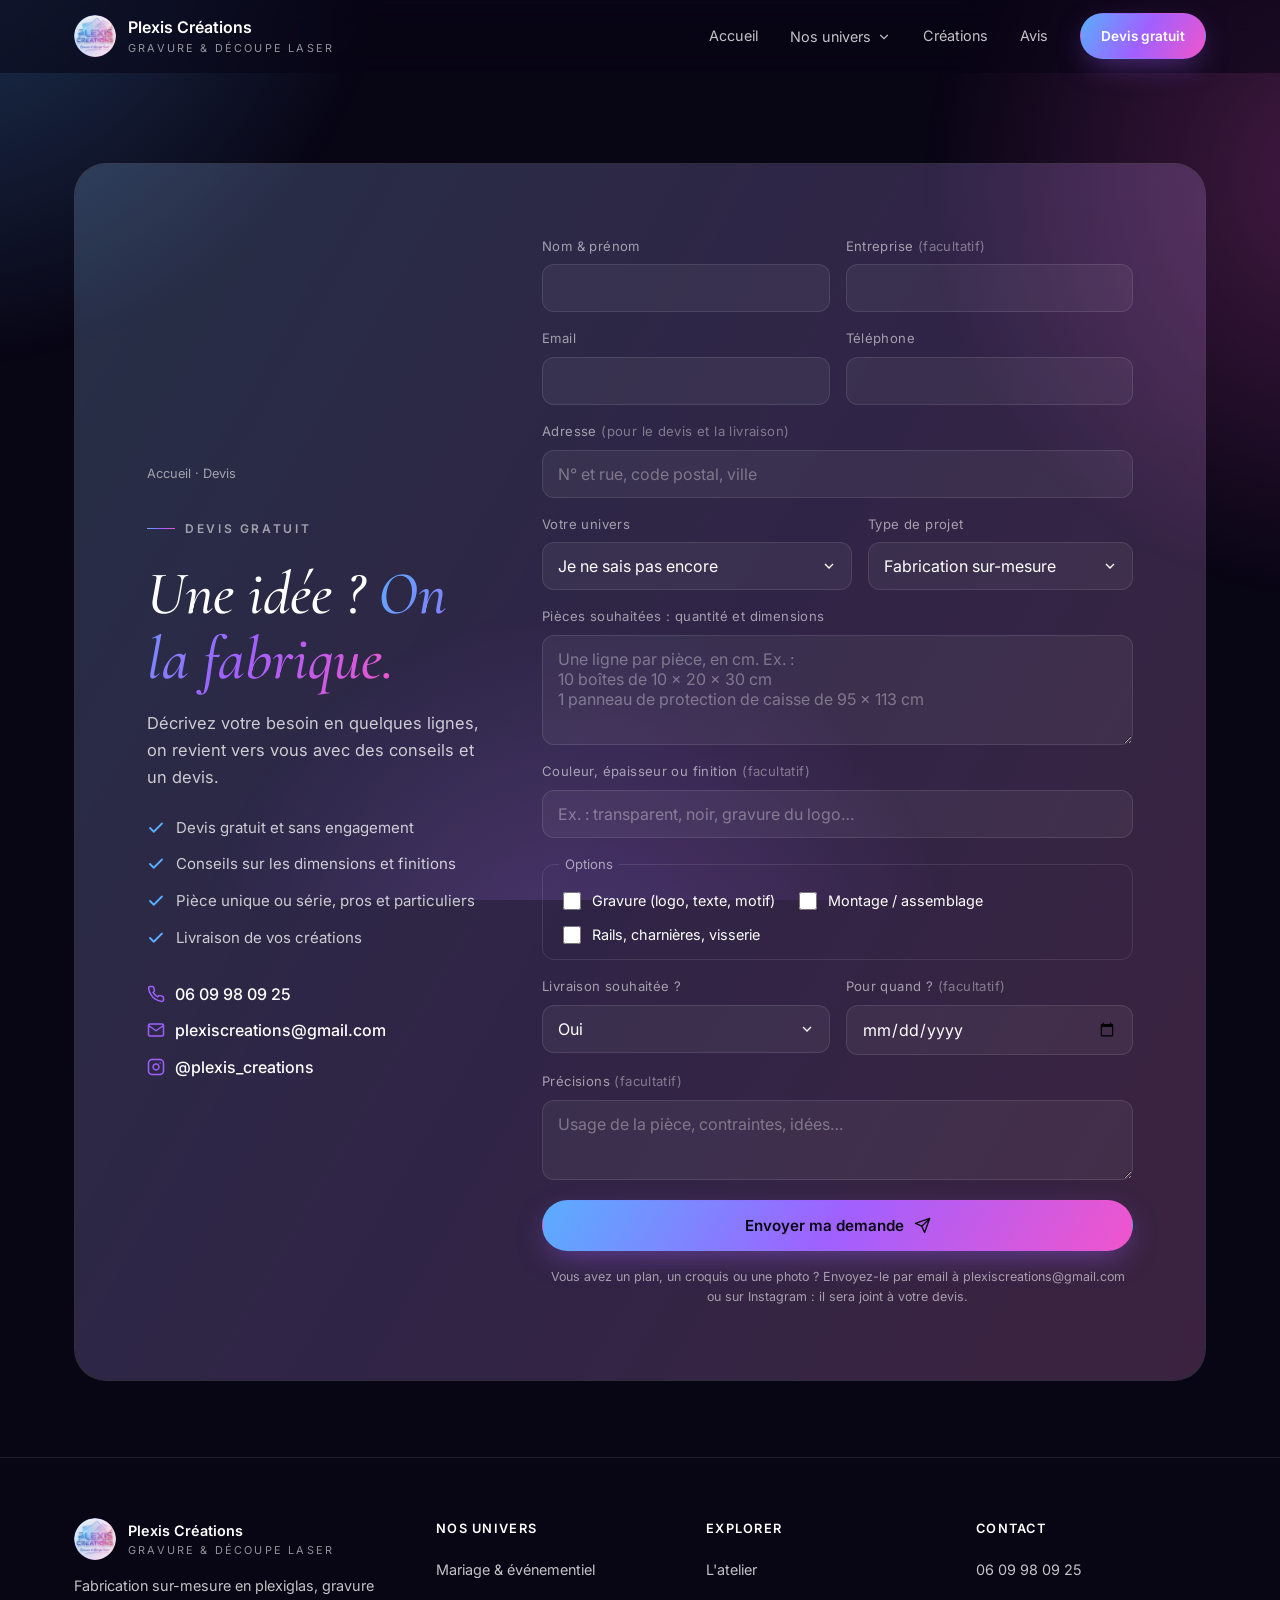
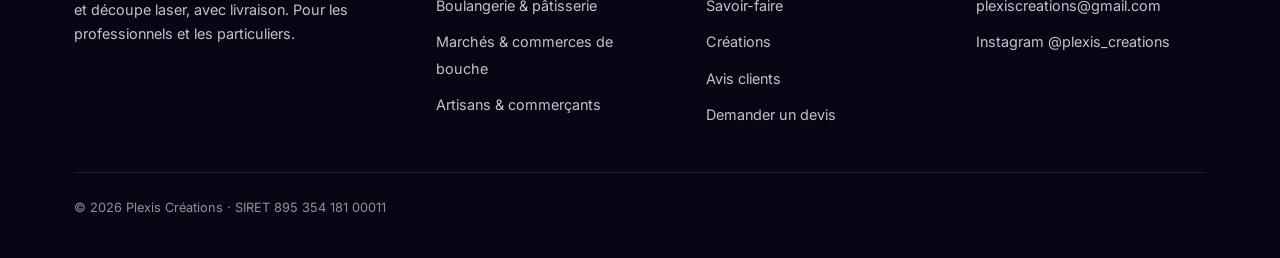
<file: devis.html>
<!DOCTYPE html>
<html lang="fr">
<head>
<meta charset="UTF-8">
<meta name="viewport" content="width=device-width, initial-scale=1">
<title>Demander un devis — Plexis Créations</title>
<meta name="description" content="Demandez votre devis gratuit pour une création en plexiglas sur-mesure : gravure, découpe laser, livraison.">
<meta name="theme-color" content="#080514">
<link rel="canonical" href="https://plexiscreation.fr/devis.html">
<link rel="icon" type="image/png" href="images/favicon.png">
<link rel="apple-touch-icon" href="images/apple-touch-icon.png">
<meta property="og:type" content="website">
<meta property="og:locale" content="fr_FR">
<meta property="og:title" content="Demander un devis — Plexis Créations">
<meta property="og:description" content="Demandez votre devis gratuit pour une création en plexiglas sur-mesure : gravure, découpe laser, livraison.">
<meta property="og:url" content="https://plexiscreation.fr/devis.html">
<meta property="og:image" content="https://plexiscreation.fr/images/og.jpg">
<link rel="preconnect" href="https://fonts.googleapis.com">
<link rel="preconnect" href="https://fonts.gstatic.com" crossorigin>
<link href="https://fonts.googleapis.com/css2?family=Cormorant+Garamond:ital,wght@0,500;1,400;1,500;1,600&family=Inter:wght@300;400;500;600;700&display=swap" rel="stylesheet">
<link rel="stylesheet" href="style.css">
</head>
<body>
<div class="aura" aria-hidden="true"><span></span></div>
<header id="header">
  <div class="wrap nav">
    <a href="index.html" class="brand" aria-label="Plexis Créations, accueil">
      <img src="images/logo.png" alt="" width="42" height="42">
      <span>Plexis Créations<small>Gravure &amp; découpe laser</small></span>
    </a>
    <nav class="nav-links" id="navLinks" aria-label="Navigation principale">
      <a href="index.html">Accueil</a>
      <div class="dd">
        <button class="dd-btn" type="button" aria-expanded="false" aria-controls="ddMenu">Nos univers
          <svg viewBox="0 0 24 24" fill="none" stroke="currentColor" stroke-width="2" stroke-linecap="round"><polyline points="6 9 12 15 18 9"/></svg></button>
        <div class="dd-menu" id="ddMenu"><a href="mariage-evenementiel.html">Mariage & événementiel<small>Décor, souvenirs, buffets</small></a><a href="boulangerie-patisserie.html">Boulangerie & pâtisserie<small>Vitrines, cloches, présentoirs</small></a><a href="marches.html">Marchés & commerces de bouche<small>Protections, présentoirs, étiquettes</small></a><a href="artisans-commercants.html">Artisans & commerçants<small>PLV, vitrines, logo gravé</small></a></div>
      </div>
      <a href="index.html#realisations">Créations</a>
      <a href="index.html#avis">Avis</a>
      <a href="devis.html" class="btn btn-primary" aria-current="page">Devis gratuit</a>
    </nav>
    <button class="menu-toggle" id="menuToggle" aria-label="Ouvrir le menu" aria-expanded="false" aria-controls="navLinks">
      <svg viewBox="0 0 24 24" fill="none" stroke="currentColor" stroke-width="2" stroke-linecap="round"><line x1="3" y1="6" x2="21" y2="6"/><line x1="3" y1="12" x2="21" y2="12"/><line x1="3" y1="18" x2="21" y2="18"/></svg>
    </button>
  </div>
</header>
<main id="top">

  <section class="page-hero final" id="devis">
    <div class="wrap">
      <div class="final-card reveal">
        <div class="final-inner">
          <div>
            <nav class="crumbs" aria-label="Fil d'Ariane"><a href="index.html">Accueil</a> · <span>Devis</span></nav>
            <span class="eyebrow">Devis gratuit</span>
            <h1 style="font-size:clamp(2.4rem,5vw,3.8rem);margin-bottom:18px">Une idée ? <span class="grad-text">On la fabrique.</span></h1>
            <p class="lead" style="margin-bottom:24px">Décrivez votre besoin en quelques lignes, on revient vers vous avec des conseils et un devis.</p>
            <ul>
              <li><svg viewBox="0 0 24 24" fill="none" stroke="currentColor" stroke-width="2.4" stroke-linecap="round" stroke-linejoin="round"><polyline points="20 6 9 17 4 12"/></svg> Devis gratuit et sans engagement</li>
              <li><svg viewBox="0 0 24 24" fill="none" stroke="currentColor" stroke-width="2.4" stroke-linecap="round" stroke-linejoin="round"><polyline points="20 6 9 17 4 12"/></svg> Conseils sur les dimensions et finitions</li>
              <li><svg viewBox="0 0 24 24" fill="none" stroke="currentColor" stroke-width="2.4" stroke-linecap="round" stroke-linejoin="round"><polyline points="20 6 9 17 4 12"/></svg> Pièce unique ou série, pros et particuliers</li>
              <li><svg viewBox="0 0 24 24" fill="none" stroke="currentColor" stroke-width="2.4" stroke-linecap="round" stroke-linejoin="round"><polyline points="20 6 9 17 4 12"/></svg> Livraison de vos créations</li>
            </ul>
            <div class="direct">
              <a href="tel:+33609980925"><svg viewBox="0 0 24 24" fill="none" stroke="currentColor" stroke-width="2" stroke-linecap="round" stroke-linejoin="round"><path d="M22 16.92v3a2 2 0 0 1-2.18 2 19.79 19.79 0 0 1-8.63-3.07 19.5 19.5 0 0 1-6-6 19.79 19.79 0 0 1-3.07-8.67A2 2 0 0 1 4.11 2h3a2 2 0 0 1 2 1.72c.13.96.36 1.9.7 2.81a2 2 0 0 1-.45 2.11L8.09 9.91a16 16 0 0 0 6 6l1.27-1.27a2 2 0 0 1 2.11-.45c.91.34 1.85.57 2.81.7A2 2 0 0 1 22 16.92z"/></svg>06 09 98 09 25</a>
              <a href="mailto:plexiscreations@gmail.com"><svg viewBox="0 0 24 24" fill="none" stroke="currentColor" stroke-width="2" stroke-linecap="round" stroke-linejoin="round"><path d="M4 4h16c1.1 0 2 .9 2 2v12c0 1.1-.9 2-2 2H4c-1.1 0-2-.9-2-2V6c0-1.1.9-2 2-2z"/><polyline points="22,6 12,13 2,6"/></svg>plexiscreations@gmail.com</a>
              <a href="https://instagram.com/plexis_creations" target="_blank" rel="noopener"><svg viewBox="0 0 24 24" fill="none" stroke="currentColor" stroke-width="2" stroke-linecap="round" stroke-linejoin="round"><rect x="2" y="2" width="20" height="20" rx="5"/><path d="M16 11.37A4 4 0 1 1 12.63 8 4 4 0 0 1 16 11.37z"/><line x1="17.5" y1="6.5" x2="17.51" y2="6.5"/></svg>@plexis_creations</a>
            </div>
          </div>
          <form id="devisForm" action="https://formsubmit.co/plexiscreations@gmail.com" method="POST">
            <input type="hidden" name="_subject" value="Nouvelle demande de devis — plexiscreation.fr">
            <input type="hidden" name="_template" value="table">
            <input type="hidden" name="_next" value="https://plexiscreation.fr/merci.html">
            <input type="text" name="_honey" class="hp" tabindex="-1" autocomplete="off" aria-hidden="true">
            <div class="row2">
              <div class="field"><label for="nom">Nom &amp; prénom</label><input id="nom" name="Nom" type="text" required autocomplete="name"></div>
              <div class="field"><label for="entreprise">Entreprise <i>(facultatif)</i></label><input id="entreprise" name="Entreprise" type="text" autocomplete="organization"></div>
            </div>
            <div class="row2">
              <div class="field"><label for="email">Email</label><input id="email" name="email" type="email" required autocomplete="email"></div>
              <div class="field"><label for="tel">Téléphone</label><input id="tel" name="Téléphone" type="tel" required autocomplete="tel"></div>
            </div>
            <div class="field"><label for="adresse">Adresse <i>(pour le devis et la livraison)</i></label>
              <input id="adresse" name="Adresse" type="text" autocomplete="street-address" placeholder="N° et rue, code postal, ville"></div>
            <div class="row2">
              <div class="field"><label for="univers">Votre univers</label><select id="univers" name="Univers"><option value="Pas encore défini" data-key="">Je ne sais pas encore</option><option value="Mariage & événementiel" data-key="mariage">Mariage & événementiel</option><option value="Boulangerie & pâtisserie" data-key="boulangerie">Boulangerie & pâtisserie</option><option value="Marchés & commerces de bouche" data-key="marches">Marchés & commerces de bouche</option><option value="Artisans & commerçants" data-key="artisans">Artisans & commerçants</option><option value="Particulier / cadeau" data-key="particulier">Particulier / cadeau</option></select></div>
              <div class="field"><label for="type">Type de projet</label><select id="type" name="Projet">
                <option>Fabrication sur-mesure</option><option>Gravure laser</option><option>Découpe laser</option>
                <option>Vitrine / protection</option><option>Présentoir / PLV</option><option>Objet personnalisé / cadeau</option><option>Autre</option>
              </select></div>
            </div>
            <div class="field"><label for="pieces">Pièces souhaitées : quantité et dimensions</label>
              <textarea id="pieces" name="Pièces" required placeholder="Une ligne par pièce, en cm. Ex. :&#10;10 boîtes de 10 × 20 × 30 cm&#10;1 panneau de protection de caisse de 95 × 113 cm"></textarea></div>
            <div class="field"><label for="matiere">Couleur, épaisseur ou finition <i>(facultatif)</i></label>
              <input id="matiere" name="Finition" type="text" placeholder="Ex. : transparent, noir, gravure du logo…"></div>
            <fieldset class="checks">
              <legend>Options</legend>
              <label><input type="checkbox" name="Gravure" value="Oui"> Gravure (logo, texte, motif)</label>
              <label><input type="checkbox" name="Montage" value="Oui"> Montage / assemblage</label>
              <label><input type="checkbox" name="Accessoires" value="Oui"> Rails, charnières, visserie</label>
            </fieldset>
            <div class="row2">
              <div class="field"><label for="livraison">Livraison souhaitée ?</label><select id="livraison" name="Livraison">
                <option>Oui</option><option>Non, je viens chercher</option><option>Je ne sais pas encore</option></select></div>
              <div class="field"><label for="date">Pour quand ? <i>(facultatif)</i></label><input id="date" name="Date" type="date"></div>
            </div>
            <div class="field"><label for="message">Précisions <i>(facultatif)</i></label>
              <textarea id="message" name="Précisions" placeholder="Usage de la pièce, contraintes, idées…" style="min-height:80px"></textarea></div>
            <button type="submit" class="btn btn-primary">Envoyer ma demande <svg viewBox="0 0 24 24" fill="none" stroke="currentColor" stroke-width="2" stroke-linecap="round" stroke-linejoin="round"><line x1="22" y1="2" x2="11" y2="13"/><polygon points="22 2 15 22 11 13 2 9 22 2"/></svg></button>
            <p class="form-note">Vous avez un plan, un croquis ou une photo ? Envoyez-le par email à plexiscreations@gmail.com ou sur Instagram : il sera joint à votre devis.</p>
          </form>
        </div>
      </div>
    </div>
  </section>
</main>

<footer>
  <div class="wrap">
    <div class="foot-grid four">
      <div class="foot-brand">
        <a href="index.html" class="brand"><img src="images/logo.png" alt="" width="42" height="42" loading="lazy"><span>Plexis Créations<small>Gravure &amp; découpe laser</small></span></a>
        <p>Fabrication sur-mesure en plexiglas, gravure et découpe laser, avec livraison. Pour les professionnels et les particuliers.</p>
      </div>
      <div><h5>Nos univers</h5><ul><li><a href="mariage-evenementiel.html">Mariage & événementiel</a></li><li><a href="boulangerie-patisserie.html">Boulangerie & pâtisserie</a></li><li><a href="marches.html">Marchés & commerces de bouche</a></li><li><a href="artisans-commercants.html">Artisans & commerçants</a></li></ul></div>
      <div><h5>Explorer</h5><ul>
        <li><a href="index.html#atelier">L'atelier</a></li>
        <li><a href="index.html#savoir-faire">Savoir-faire</a></li>
        <li><a href="index.html#realisations">Créations</a></li>
        <li><a href="index.html#avis">Avis clients</a></li>
        <li><a href="devis.html">Demander un devis</a></li>
      </ul></div>
      <div><h5>Contact</h5><ul>
        <li><a href="tel:+33609980925">06 09 98 09 25</a></li>
        <li><a href="mailto:plexiscreations@gmail.com">plexiscreations@gmail.com</a></li>
        <li><a href="https://instagram.com/plexis_creations" target="_blank" rel="noopener">Instagram @plexis_creations</a></li>
      </ul></div>
    </div>
    <div class="foot-bottom">© <span id="year">2026</span> Plexis Créations · SIRET 895 354 181 00011</div>
  </div>
</footer>

<a class="call-fab" href="tel:+33609980925" aria-label="Appeler Plexis Créations"><svg viewBox="0 0 24 24" fill="none" stroke="currentColor" stroke-width="2" stroke-linecap="round" stroke-linejoin="round"><path d="M22 16.92v3a2 2 0 0 1-2.18 2 19.79 19.79 0 0 1-8.63-3.07 19.5 19.5 0 0 1-6-6 19.79 19.79 0 0 1-3.07-8.67A2 2 0 0 1 4.11 2h3a2 2 0 0 1 2 1.72c.13.96.36 1.9.7 2.81a2 2 0 0 1-.45 2.11L8.09 9.91a16 16 0 0 0 6 6l1.27-1.27a2 2 0 0 1 2.11-.45c.91.34 1.85.57 2.81.7A2 2 0 0 1 22 16.92z"/></svg></a>

<script src="script.js"></script>
</body>
</html>
</file>
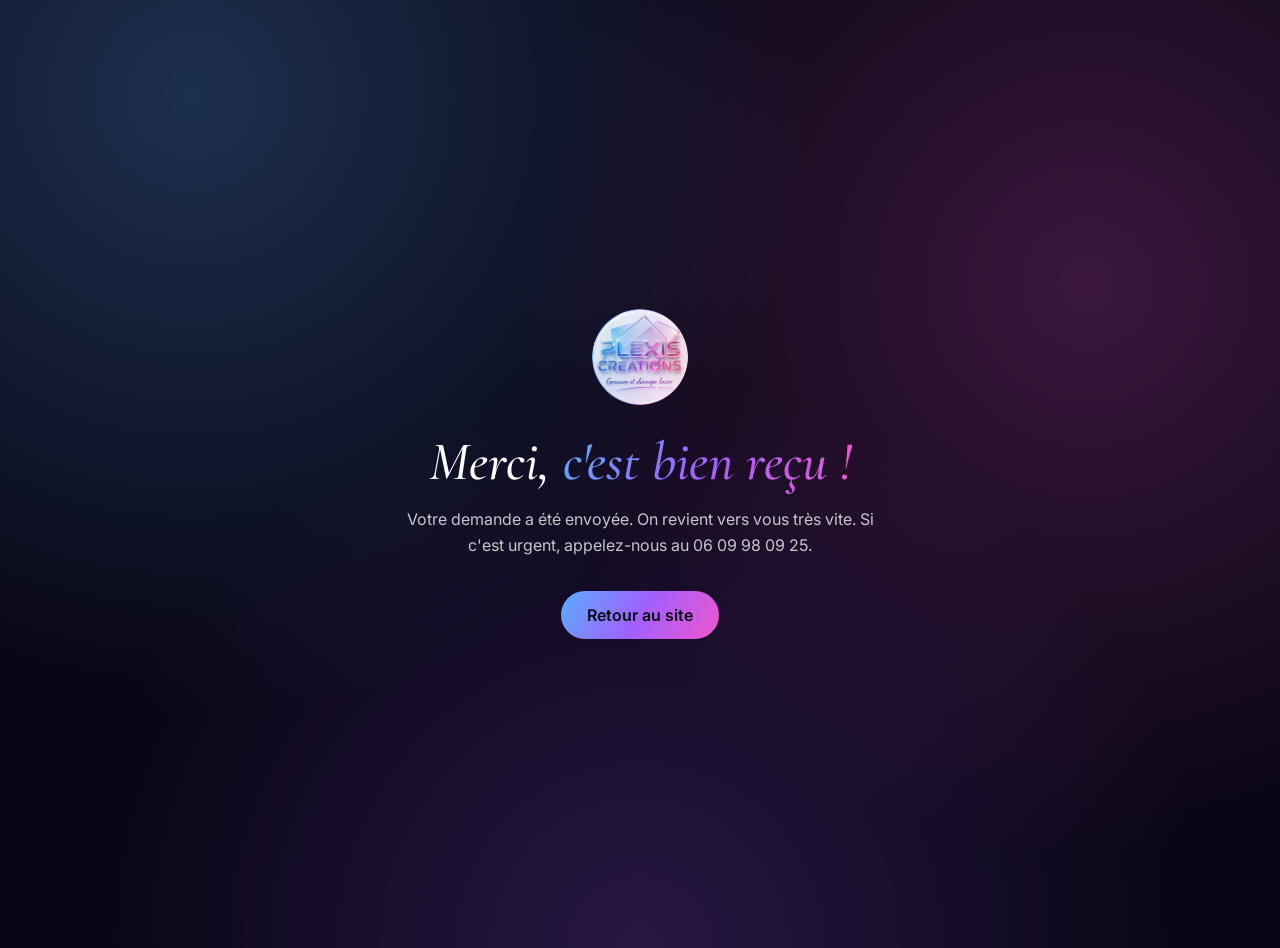
<file: merci.html>
<!DOCTYPE html>
<html lang="fr">
<head>
<meta charset="UTF-8">
<meta name="viewport" content="width=device-width, initial-scale=1">
<title>Merci — Plexis Créations</title>
<meta name="robots" content="noindex">
<link rel="icon" type="image/png" href="images/favicon.png">
<link href="https://fonts.googleapis.com/css2?family=Cormorant+Garamond:ital,wght@1,500&family=Inter:wght@400;600&display=swap" rel="stylesheet">
<style>
  body{margin:0;min-height:100vh;display:grid;place-items:center;padding:24px;background:#080514;color:rgba(255,255,255,.76);font-family:'Inter',system-ui,sans-serif;text-align:center;
    background-image:radial-gradient(circle at 15% 10%,rgba(90,173,255,.25),transparent 45%),radial-gradient(circle at 85% 30%,rgba(240,85,204,.22),transparent 45%),radial-gradient(circle at 50% 100%,rgba(160,96,255,.2),transparent 50%)}
  .box{max-width:480px}
  img{width:96px;height:96px;border-radius:50%;margin:0 auto 28px;display:block}
  h1{font-family:'Cormorant Garamond',serif;font-style:italic;font-weight:500;font-size:clamp(2.4rem,7vw,3.4rem);color:#fff;margin:0 0 14px;line-height:1.1}
  span{background:linear-gradient(120deg,#5AADFF,#A060FF,#F055CC);-webkit-background-clip:text;background-clip:text;color:transparent}
  p{margin:0 0 32px;line-height:1.6}
  a{display:inline-block;padding:14px 26px;border-radius:999px;background:linear-gradient(120deg,#5AADFF,#A060FF,#F055CC);color:#0a0713;font-weight:600;text-decoration:none}
</style>
</head>
<body>
  <div class="box">
    <img src="images/logo.png" alt="Plexis Créations">
    <h1>Merci, <span>c'est bien reçu !</span></h1>
    <p>Votre demande a été envoyée. On revient vers vous très vite. Si c'est urgent, appelez-nous au 06 09 98 09 25.</p>
    <a href="index.html">Retour au site</a>
  </div>
</body>
</html>
</file>
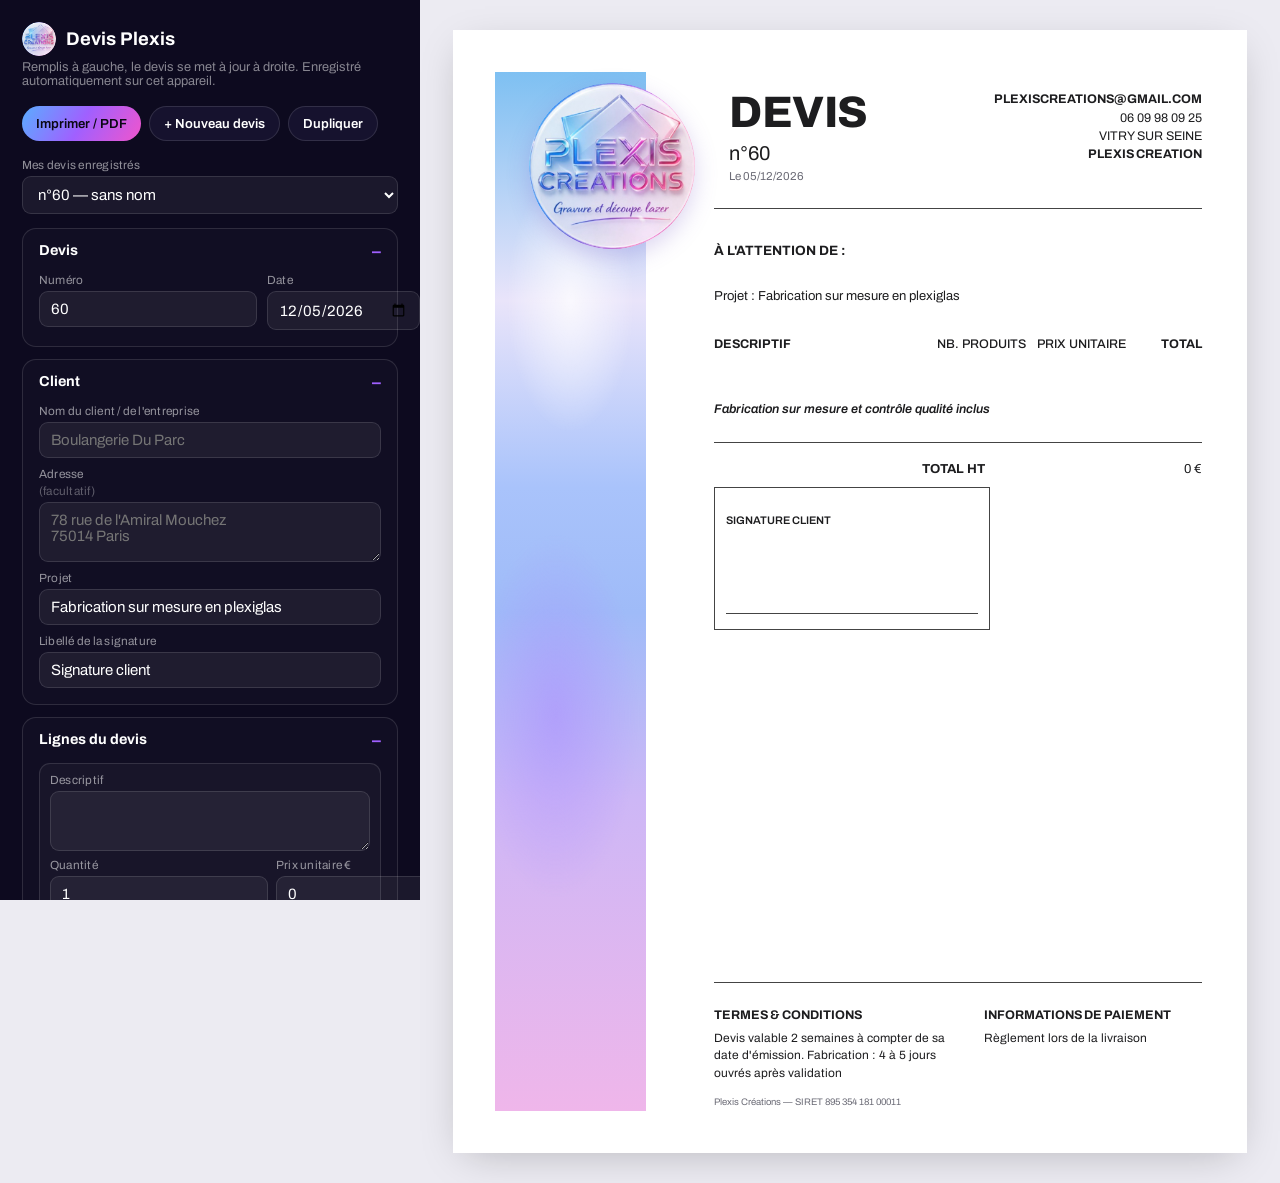
<file: outil-devis.html>
<!DOCTYPE html>
<html lang="fr">
<head>
<meta charset="UTF-8">
<meta name="viewport" content="width=device-width, initial-scale=1">
<meta name="robots" content="noindex, nofollow">
<title>Outil devis — Plexis Créations</title>
<link rel="icon" type="image/png" href="images/favicon.png">
<link rel="preconnect" href="https://fonts.googleapis.com">
<link rel="preconnect" href="https://fonts.gstatic.com" crossorigin>
<link href="https://fonts.googleapis.com/css2?family=Archivo:ital,wght@0,400;0,500;0,600;0,700;0,800;1,600&display=swap" rel="stylesheet">
<style>
  :root{--ink:#1d1d1f;--muted:#6b6b76;--line:#d9d9e0;--ui:#0d0a1f;--ui2:#16122e;--uiline:rgba(255,255,255,.12);--uitext:rgba(255,255,255,.82);
    --grad:linear-gradient(120deg,#5AADFF,#A060FF,#F055CC)}
  *{box-sizing:border-box}
  body{margin:0;font-family:'Archivo',Helvetica,Arial,sans-serif;background:#ecebf2;color:var(--ink)}
  .app{display:grid;grid-template-columns:420px 1fr;min-height:100vh}

  /* ---------- panneau d'édition ---------- */
  .editor{background:var(--ui);color:var(--uitext);padding:22px 22px 60px;height:100vh;overflow:auto;position:sticky;top:0}
  .editor h1{font-size:1.15rem;margin:0 0 4px;color:#fff;display:flex;align-items:center;gap:10px}
  .editor h1 img{width:34px;height:34px;border-radius:50%}
  .editor .sub{font-size:.8rem;color:rgba(255,255,255,.5);margin:0 0 18px}
  .bar{display:flex;flex-wrap:wrap;gap:8px;margin-bottom:18px}
  .b{border:1px solid var(--uiline);background:var(--ui2);color:#fff;border-radius:999px;padding:9px 14px;font:600 .82rem 'Archivo',sans-serif;cursor:pointer}
  .b:hover{border-color:rgba(255,255,255,.35)}
  .b.main{background:var(--grad);color:#0a0713;border:0}
  .b.sm{padding:6px 10px;font-size:.75rem}
  details.grp{border:1px solid var(--uiline);border-radius:14px;margin-bottom:12px;background:rgba(255,255,255,.02)}
  details.grp>summary{list-style:none;cursor:pointer;padding:13px 16px;font-weight:700;color:#fff;font-size:.9rem;display:flex;justify-content:space-between}
  details.grp>summary::-webkit-details-marker{display:none}
  details.grp>summary::after{content:"+";color:#A060FF;font-size:1.1rem}
  details.grp[open]>summary::after{content:"–"}
  .in{padding:0 16px 16px;display:flex;flex-direction:column;gap:10px}
  label.f{display:flex;flex-direction:column;gap:5px;font-size:.74rem;color:rgba(255,255,255,.55);letter-spacing:.02em}
  .f input,.f textarea,.f select{background:rgba(255,255,255,.06);border:1px solid var(--uiline);border-radius:9px;padding:9px 11px;color:#fff;font:400 15px 'Archivo',sans-serif}
  .f textarea{resize:vertical;min-height:60px}
  .f select option{background:var(--ui2)}
  .row{display:grid;grid-template-columns:1fr 1fr;gap:10px}
  .line-ed{border:1px solid var(--uiline);border-radius:11px;padding:10px;display:flex;flex-direction:column;gap:8px;background:rgba(255,255,255,.03)}
  .line-ed .row3{display:grid;grid-template-columns:1fr 1fr 1fr;gap:8px;align-items:end}
  .line-ed .tot{font-size:.8rem;color:#fff;font-weight:700;text-align:right;padding-bottom:10px}
  .line-ed .acts{display:flex;gap:6px;justify-content:flex-end}
  .hint{font-size:.75rem;color:rgba(255,255,255,.45);line-height:1.45}
  .plans{display:flex;flex-wrap:wrap;gap:8px}
  .plans figure{margin:0;position:relative;width:84px;height:84px;border-radius:8px;overflow:hidden;border:1px solid var(--uiline);background:#fff}
  .plans img{width:100%;height:100%;object-fit:contain}
  .plans button{position:absolute;top:3px;right:3px;width:22px;height:22px;border-radius:50%;border:0;background:#000a;color:#fff;cursor:pointer}
  .toast{position:fixed;left:50%;bottom:22px;transform:translateX(-50%);background:#1d1d1f;color:#fff;padding:10px 16px;border-radius:999px;font-size:.85rem;opacity:0;transition:opacity .2s;pointer-events:none;z-index:9}
  .toast.on{opacity:1}

  /* ---------- aperçu A4 ---------- */
  .preview{padding:30px;display:flex;flex-direction:column;align-items:center;gap:26px;overflow:auto}
  .sheet{width:210mm;height:297mm;background:#fff;position:relative;box-shadow:0 10px 40px -12px rgba(0,0,0,.25);overflow:hidden;flex-shrink:0}
  .band{position:absolute;left:11mm;top:11mm;bottom:11mm;width:40mm;
    background:
      radial-gradient(60% 18% at 50% 22%,rgba(255,255,255,.75),transparent 70%),
      radial-gradient(80% 25% at 40% 62%,rgba(170,140,255,.55),transparent 70%),
      linear-gradient(180deg,#7ec0f2 0%,#e9e4fa 22%,#a9c3fb 40%,#9fbbf8 52%,#cdb7f6 70%,#efb6ea 100%)}
  .logo{position:absolute;left:20mm;top:14mm;width:44mm;height:44mm;border-radius:50%;box-shadow:0 2mm 6mm rgba(120,90,200,.25)}
  .content{position:absolute;left:69mm;right:12mm;top:16mm;bottom:12mm;display:flex;flex-direction:column}
  .top{display:flex;justify-content:space-between;align-items:flex-start;padding-left:4mm;padding-bottom:7mm;border-bottom:.3mm solid #444}
  .ttl{font-weight:800;font-size:44px;line-height:1;letter-spacing:-.01em}
  .num{font-size:20px;margin-top:2mm}
  .date{font-size:11.5px;color:var(--muted);margin-top:1.5mm}
  .who{text-align:right;font-size:12.5px;line-height:1.45;text-transform:uppercase}
  .who b{font-weight:700}
  .att{margin-top:9mm}
  .att h3{font-size:13.5px;font-weight:700;margin:0 0 3.5mm}
  .att .cn{font-weight:700;font-size:13px}
  .att .ca{font-size:13px;line-height:1.45;white-space:pre-line}
  .att .pj{font-size:13px;margin-top:1mm}
  table.lines{width:100%;border-collapse:collapse;margin-top:9mm;font-size:12.5px;table-layout:fixed}
  table.lines col.cq{width:25mm} table.lines col.cp{width:27mm} table.lines col.ct{width:20mm}
  table.lines th+th{padding-left:2mm}
  table.lines th{font-weight:700;text-align:right;padding:0 0 6mm;white-space:nowrap;font-size:12.5px}
  table.lines th:first-child{text-align:left}
  table.lines th.q{font-weight:500;text-align:center}
  table.lines th.pu{font-weight:500}
  table.lines td{padding:2.6mm 0;vertical-align:top;text-align:right;white-space:nowrap}
  table.lines td:first-child{text-align:left;white-space:pre-line;padding-right:4mm;line-height:1.4;overflow-wrap:anywhere}
  table.lines td.q{text-align:center;padding-right:2mm}
  table.lines td+td{padding-left:3mm}
  .notes{margin-top:6mm;font-style:italic;font-weight:600;font-size:12.5px;line-height:2.1;white-space:pre-line}
  .sum{border-top:.3mm solid #444;margin-top:5mm;padding-top:5mm;display:flex;flex-direction:column;align-items:flex-end;gap:2mm;font-size:13px}
  .sum div{display:grid;grid-template-columns:44mm 30mm;text-align:right}
  .sum div span:first-child{text-align:left;font-weight:700}
  .sum .grand span{font-weight:800}
  .sum .tvanote{display:block;font-size:11px;color:var(--muted);font-style:italic}
  .sign{margin-top:3mm;width:73mm;height:38mm;border:.3mm solid #444;padding:7mm 3mm 4mm;display:flex;flex-direction:column;justify-content:space-between;font-size:11px;font-weight:600;text-transform:uppercase}
  .sign i{display:block;border-bottom:.3mm solid #444}
  .foot{margin-top:auto;border-top:.3mm solid #444;padding-top:6mm;display:grid;grid-template-columns:1.1fr 1fr;gap:8mm;font-size:12px;line-height:1.45}
  .foot h4{margin:0 0 1.5mm;font-size:12.5px;font-weight:700;text-transform:uppercase}
  .foot p{margin:0;white-space:pre-line}
  .legal{font-size:9.5px;color:var(--muted);margin-top:4mm;white-space:pre-line}
  .planbox{margin-top:9mm;flex:1;display:flex;align-items:center;justify-content:center;min-height:0}
  .planbox img{max-width:100%;max-height:100%;object-fit:contain}
  .pageno{position:absolute;right:12mm;bottom:6mm;font-size:9px;color:var(--muted)}

  @media (max-width:1100px){
    .app{grid-template-columns:1fr}
    .editor{height:auto;position:static}
    .preview{padding:16px 0;align-items:flex-start}
    .scaler{transform-origin:top left}
  }
  @media print{
    @page{size:A4;margin:0}
    body{background:#fff}
    .editor,.toast{display:none!important}
    .app{display:block}
    .preview{padding:0;gap:0;display:block;overflow:visible}
    .scaler{transform:none!important;height:auto!important;width:auto!important}
    .sheet{box-shadow:none;page-break-after:always;break-after:page}
    .sheet:last-child{page-break-after:auto;break-after:auto}
    *{-webkit-print-color-adjust:exact;print-color-adjust:exact}
  }
</style>
</head>
<body>
<div class="app">
  <aside class="editor">
    <h1><img src="images/logo-hd.png" alt="">Devis Plexis</h1>
    <p class="sub">Remplis à gauche, le devis se met à jour à droite. Enregistré automatiquement sur cet appareil.</p>
    <div class="bar">
      <button class="b main" id="pdf">Imprimer / PDF</button>
      <button class="b" id="new">+ Nouveau devis</button>
      <button class="b" id="dup">Dupliquer</button>
    </div>
    <label class="f" style="margin-bottom:14px">Mes devis enregistrés
      <select id="history"></select>
    </label>

    <details class="grp" open>
      <summary>Devis</summary>
      <div class="in">
        <div class="row">
          <label class="f">Numéro <input id="numero" type="number" min="1"></label>
          <label class="f">Date <input id="date" type="date"></label>
        </div>
      </div>
    </details>

    <details class="grp" open>
      <summary>Client</summary>
      <div class="in">
        <label class="f">Nom du client / de l'entreprise <input id="client" placeholder="Boulangerie Du Parc"></label>
        <label class="f">Adresse <i style="font-style:normal;opacity:.6">(facultatif)</i><textarea id="adresse" rows="2" placeholder="78 rue de l'Amiral Mouchez&#10;75014 Paris"></textarea></label>
        <label class="f">Projet <input id="projet" placeholder="Fabrication sur mesure en plexiglas"></label>
        <label class="f">Libellé de la signature <input id="signLabel" placeholder="Signature client"></label>
      </div>
    </details>

    <details class="grp" open>
      <summary>Lignes du devis</summary>
      <div class="in">
        <div id="lines"></div>
        <button class="b sm" id="addLine" style="align-self:flex-start">+ Ajouter une ligne</button>
        <label class="f">Mentions en italique <i style="font-style:normal;opacity:.6">(une par ligne)</i><textarea id="notes" rows="3"></textarea></label>
        <label class="f">TVA
          <select id="tva">
            <option value="ht">Total HT uniquement</option>
            <option value="20">HT + TVA 20 % + TTC</option>
            <option value="10">HT + TVA 10 % + TTC</option>
            <option value="none">TVA non applicable (art. 293 B du CGI)</option>
          </select>
        </label>
      </div>
    </details>

    <details class="grp">
      <summary>Plans &amp; croquis (pages suivantes)</summary>
      <div class="in">
        <p class="hint">Ajoute une photo ou une capture de plan : chaque image devient une page du devis, avec l'en-tête Plexis.</p>
        <input type="file" id="planFile" accept="image/*" multiple style="color:#fff;font-size:.8rem">
        <div class="plans" id="plansEd"></div>
      </div>
    </details>

    <details class="grp">
      <summary>Conditions</summary>
      <div class="in">
        <label class="f">Termes &amp; conditions <textarea id="termes" rows="3"></textarea></label>
        <label class="f">Informations de paiement <textarea id="paiement" rows="2"></textarea></label>
        <label class="f">Mentions légales en bas de page <i style="font-style:normal;opacity:.6">(SIRET…)</i><textarea id="legal" rows="2" placeholder="Plexis Créations — SIRET 000 000 000 00000"></textarea></label>
      </div>
    </details>

    <details class="grp">
      <summary>Coordonnées Plexis</summary>
      <div class="in">
        <label class="f">Ligne 1 <input id="c1"></label>
        <label class="f">Ligne 2 <input id="c2"></label>
        <label class="f">Ligne 3 <input id="c3"></label>
        <label class="f">Ligne 4 <input id="c4"></label>
        <p class="hint">Ces coordonnées et les conditions sont gardées d'un devis à l'autre.</p>
      </div>
    </details>
    <p class="hint" style="margin-top:16px">Sur iPhone : « Imprimer / PDF », puis pince l'aperçu avec deux doigts (ou bouton Partager) pour enregistrer en PDF. Sur Mac : choisis « Enregistrer au format PDF » en bas à gauche.</p>
  </aside>

  <main class="preview" id="preview"><div class="scaler" id="scaler"></div></main>
</div>
<div class="toast" id="toast"></div>

<script>
(function(){
  var KEY='plexis-devis-v1';
  var DEFAULTS={
    c1:'PLEXISCREATIONS@GMAIL.COM', c2:'06 09 98 09 25', c3:'VITRY SUR SEINE', c4:'PLEXIS CREATION',
    termes:"Devis valable 2 semaines à compter de sa date d'émission. Fabrication : 4 à 5 jours ouvrés après validation",
    paiement:'Règlement lors de la livraison', legal:'Plexis Créations — SIRET 895 354 181 00011'
  };
  function today(){ var d=new Date(); return d.getFullYear()+'-'+String(d.getMonth()+1).padStart(2,'0')+'-'+String(d.getDate()).padStart(2,'0'); }
  function blank(num, keep){
    keep=keep||DEFAULTS;
    return { numero:num, date:today(), client:'', adresse:'', projet:'Fabrication sur mesure en plexiglas', signLabel:'Signature client',
      lines:[{d:'',q:1,p:0}], notes:'Fabrication sur mesure et contrôle qualité inclus', tva:'ht', plans:[],
      termes:keep.termes, paiement:keep.paiement, legal:keep.legal, c1:keep.c1, c2:keep.c2, c3:keep.c3, c4:keep.c4 };
  }

  // ---------- stockage (protégé si indisponible) ----------
  var store={ current:null, all:{} };
  function load(){ try{ var s=JSON.parse(localStorage.getItem(KEY)); if(s&&s.all) store=s; }catch(e){} }
  var saveT;
  function save(){ clearTimeout(saveT); saveT=setTimeout(function(){
    try{ store.all[cur.numero]=cur; store.current=cur.numero; localStorage.setItem(KEY, JSON.stringify(store)); }
    catch(e){ toast("Enregistrement impossible (images trop lourdes ?)"); }
  },300); }
  load();
  var cur = (store.current && store.all[store.current]) ? store.all[store.current] : blank(60);

  // ---------- utilitaires ----------
  var $=function(id){return document.getElementById(id);};
  function eur(n){ n=Math.round((+n||0)*100)/100; var dec = n%1!==0; return n.toLocaleString('fr-FR',{minimumFractionDigits:dec?2:0,maximumFractionDigits:2})+' €'; }
  function esc(s){ return String(s==null?'':s).replace(/[&<>"]/g,function(c){return {'&':'&amp;','<':'&lt;','>':'&gt;','"':'&quot;'}[c];}); }
  function frDate(iso){ if(!iso) return ''; var p=iso.split('-'); return p[2]+'/'+p[1]+'/'+p[0]; }
  function toast(t){ var e=$('toast'); e.textContent=t; e.classList.add('on'); setTimeout(function(){e.classList.remove('on');},1800); }

  // ---------- champs simples ----------
  var simple=['numero','date','client','adresse','projet','signLabel','notes','tva','termes','paiement','legal','c1','c2','c3','c4'];
  function fillForm(){
    simple.forEach(function(k){ $(k).value = cur[k]==null?'':cur[k]; });
    renderLineEditors(); renderPlansEd(); renderHistory(); render();
  }
  simple.forEach(function(k){
    $(k).addEventListener('input', function(){
      if(k==='numero'){
        var n=parseInt($(k).value,10); if(!n) return;
        if(n!==cur.numero){ delete store.all[cur.numero]; cur.numero=n; renderHistory(); }
      } else cur[k]=$(k).value;
      render(); save();
    });
  });

  // ---------- lignes ----------
  function renderLineEditors(){
    var box=$('lines'); box.innerHTML='';
    cur.lines.forEach(function(l,i){
      var d=document.createElement('div'); d.className='line-ed';
      d.innerHTML='<label class="f">Descriptif<textarea rows="2" data-k="d">'+esc(l.d)+'</textarea></label>'+
        '<div class="row3"><label class="f">Quantité<input type="number" step="any" min="0" data-k="q" value="'+esc(l.q)+'"></label>'+
        '<label class="f">Prix unitaire €<input type="number" step="any" min="0" data-k="p" value="'+esc(l.p)+'"></label>'+
        '<div class="tot">'+eur(l.q*l.p)+'</div></div>'+
        '<div class="acts"><button class="b sm" data-a="up">↑</button><button class="b sm" data-a="down">↓</button><button class="b sm" data-a="del">Supprimer</button></div>';
      d.querySelectorAll('[data-k]').forEach(function(inp){
        inp.addEventListener('input',function(){
          var k=inp.dataset.k; l[k]= k==='d'? inp.value : parseFloat(inp.value.replace(',','.'))||0;
          d.querySelector('.tot').textContent=eur(l.q*l.p); render(); save();
        });
      });
      d.querySelectorAll('[data-a]').forEach(function(b){
        b.addEventListener('click',function(){
          var a=b.dataset.a;
          if(a==='del'){ cur.lines.splice(i,1); if(!cur.lines.length) cur.lines.push({d:'',q:1,p:0}); }
          if(a==='up'&&i>0){ var t=cur.lines[i-1]; cur.lines[i-1]=l; cur.lines[i]=t; }
          if(a==='down'&&i<cur.lines.length-1){ var t2=cur.lines[i+1]; cur.lines[i+1]=l; cur.lines[i]=t2; }
          renderLineEditors(); render(); save();
        });
      });
      box.appendChild(d);
    });
  }
  $('addLine').addEventListener('click',function(){ cur.lines.push({d:'',q:1,p:0}); renderLineEditors(); render(); save(); });

  // ---------- plans ----------
  function renderPlansEd(){
    var box=$('plansEd'); box.innerHTML='';
    cur.plans.forEach(function(src,i){
      var f=document.createElement('figure'); f.innerHTML='<img src="'+src+'" alt=""><button title="Retirer">×</button>';
      f.querySelector('button').addEventListener('click',function(){ cur.plans.splice(i,1); renderPlansEd(); render(); save(); });
      box.appendChild(f);
    });
  }
  $('planFile').addEventListener('change',function(e){
    var files=[].slice.call(e.target.files); var left=files.length; if(!left) return;
    files.forEach(function(file){
      var r=new FileReader();
      r.onload=function(){
        var img=new Image();
        img.onload=function(){
          var max=1800, s=Math.min(1,max/Math.max(img.width,img.height));
          var c=document.createElement('canvas'); c.width=img.width*s; c.height=img.height*s;
          var x=c.getContext('2d'); x.fillStyle='#fff'; x.fillRect(0,0,c.width,c.height); x.drawImage(img,0,0,c.width,c.height);
          cur.plans.push(c.toDataURL('image/jpeg',.85));
          if(--left===0){ renderPlansEd(); render(); save(); e.target.value=''; }
        };
        img.src=r.result;
      };
      r.readAsDataURL(file);
    });
  });

  // ---------- rendu du devis ----------
  function head(){
    return '<div class="band"></div><img class="logo" src="images/logo-hd.png" alt="Plexis Créations">'+
      '<div class="top"><div><div class="ttl">DEVIS</div><div class="num">n°'+esc(cur.numero)+'</div>'+
      (cur.date?'<div class="date">Le '+frDate(cur.date)+'</div>':'')+'</div>'+
      '<div class="who"><b>'+esc(cur.c1)+'</b><br>'+esc(cur.c2)+'<br>'+esc(cur.c3)+'<br><b>'+esc(cur.c4)+'</b></div></div>'+
      '<div class="att"><h3>À L\'ATTENTION DE :</h3><div class="cn">'+(esc(cur.client)||'&nbsp;')+'</div>'+
      (cur.adresse?'<div class="ca">'+esc(cur.adresse)+'</div>':'')+
      (cur.projet?'<div class="pj">Projet : '+esc(cur.projet)+'</div>':'')+'</div>';
  }
  function render(){
    var ht=cur.lines.reduce(function(s,l){return s+(+l.q||0)*(+l.p||0);},0);
    var rows=cur.lines.filter(function(l){return l.d||l.p;}).map(function(l){
      return '<tr><td>'+esc(l.d)+'</td><td class="q">'+esc(l.q)+'</td><td>'+eur(l.p)+'</td><td>'+eur(l.q*l.p)+'</td></tr>';
    }).join('');
    var sum;
    if(cur.tva==='20'||cur.tva==='10'){
      var r=+cur.tva/100;
      sum='<div><span>TOTAL HT</span><span>'+eur(ht)+'</span></div><div><span>TVA '+cur.tva+' %</span><span>'+eur(ht*r)+'</span></div><div class="grand"><span>TOTAL TTC</span><span>'+eur(ht*(1+r))+'</span></div>';
    } else if(cur.tva==='none'){
      sum='<div class="grand"><span>TOTAL</span><span>'+eur(ht)+'</span></div><span class="tvanote">TVA non applicable, art. 293 B du CGI</span>';
    } else sum='<div><span>TOTAL HT</span><span>'+eur(ht)+'</span></div>';

    var foot='<div class="foot"><div><h4>Termes &amp; conditions</h4><p>'+esc(cur.termes)+'</p></div><div><h4>Informations de paiement</h4><p>'+esc(cur.paiement)+'</p></div></div>'+
      (cur.legal?'<div class="legal">'+esc(cur.legal)+'</div>':'');
    var total=1+cur.plans.length;
    var p1='<section class="sheet">'+'<div class="content">'+head()+
      '<table class="lines"><colgroup><col><col class="cq"><col class="cp"><col class="ct"></colgroup><thead><tr><th>DESCRIPTIF</th><th class="q">NB. PRODUITS</th><th class="pu">PRIX UNITAIRE</th><th>TOTAL</th></tr></thead><tbody>'+rows+'</tbody></table>'+
      (cur.notes?'<div class="notes">'+esc(cur.notes)+'</div>':'')+
      '<div class="sum">'+sum+'</div>'+
      '<div class="sign">'+esc(cur.signLabel||'Signature client')+'<i></i></div>'+foot+
      '</div>'+(total>1?'<span class="pageno">1 / '+total+'</span>':'')+'</section>';
    // le bandeau et le logo sont positionnés par rapport à la page
    p1=p1.replace('<div class="content"><div class="band"></div><img class="logo" src="images/logo-hd.png" alt="Plexis Créations">','<div class="band"></div><img class="logo" src="images/logo-hd.png" alt="Plexis Créations"><div class="content">');
    var pages=[p1];
    cur.plans.forEach(function(src,i){
      var h=head().replace('<div class="band"></div><img class="logo" src="images/logo-hd.png" alt="Plexis Créations">','');
      pages.push('<section class="sheet"><div class="band"></div><img class="logo" src="images/logo-hd.png" alt=""><div class="content">'+h+
        '<div class="planbox"><img src="'+src+'" alt="Plan"></div></div><span class="pageno">'+(i+2)+' / '+total+'</span></section>');
    });
    $('scaler').innerHTML=pages.join('');
    fit();
  }

  // ---------- mise à l'échelle de l'aperçu sur petit écran ----------
  function fit(){
    var sc=$('scaler'), w=$('preview').clientWidth, a4=793.7;
    if(window.innerWidth<=1100 && w<a4){
      var s=(w-8)/a4; sc.style.transform='scale('+s+')'; sc.style.width=a4+'px';
      sc.style.height=(sc.scrollHeight*s)+'px';
    } else { sc.style.transform=''; sc.style.height=''; sc.style.width=''; }
  }
  window.addEventListener('resize',fit);

  // ---------- historique ----------
  function renderHistory(){
    var sel=$('history'); var nums=Object.keys(store.all).map(Number);
    if(nums.indexOf(cur.numero)<0) nums.push(cur.numero);
    nums.sort(function(a,b){return b-a;});
    sel.innerHTML=nums.map(function(n){
      var d=store.all[n]||cur; return '<option value="'+n+'"'+(n===cur.numero?' selected':'')+'>n°'+n+' — '+esc(d.client||'sans nom')+'</option>';
    }).join('');
  }
  $('history').addEventListener('change',function(){
    var n=+this.value; if(store.all[n]){ store.all[cur.numero]=cur; cur=store.all[n]; store.current=n; fillForm(); save(); }
  });
  function nextNum(){ var nums=Object.keys(store.all).map(Number); nums.push(cur.numero); return Math.max.apply(null,nums)+1; }
  $('new').addEventListener('click',function(){
    store.all[cur.numero]=cur; cur=blank(nextNum(), cur); fillForm(); save(); toast('Nouveau devis n°'+cur.numero);
  });
  $('dup').addEventListener('click',function(){
    store.all[cur.numero]=cur; var c=JSON.parse(JSON.stringify(cur)); c.numero=nextNum(); c.date=today(); cur=c; fillForm(); save(); toast('Copie créée : n°'+cur.numero);
  });
  $('pdf').addEventListener('click',function(){
    var old=document.title; document.title='Devis '+cur.numero+(cur.client?' - '+cur.client:'')+' - Plexis Creations';
    window.print(); setTimeout(function(){document.title=old;},1000);
  });

  fillForm();
})();
</script>
</body>
</html>
</file>
<file: style.css>
:root{
    --blue:#5AADFF;
    --violet:#A060FF;
    --pink:#F055CC;
    --bg:#080514;
    --ink:#ffffff;
    --text:rgba(255,255,255,.76);
    --muted:rgba(255,255,255,.56);
    --line:rgba(255,255,255,.10);
    --glass:rgba(255,255,255,.045);
    --glass-strong:rgba(255,255,255,.07);
    --grad:linear-gradient(120deg,var(--blue) 0%,var(--violet) 50%,var(--pink) 100%);
    --radius:20px;
    --ease:cubic-bezier(.22,.61,.36,1);
    --maxw:1180px;
  }

  *,*::before,*::after{box-sizing:border-box}
  html{scroll-behavior:smooth;scroll-padding-top:80px}
  body{
    margin:0;background:var(--bg);color:var(--text);
    font-family:'Inter',system-ui,-apple-system,Segoe UI,Roboto,Helvetica,Arial,sans-serif;
    font-size:16px;line-height:1.65;-webkit-font-smoothing:antialiased;overflow-x:hidden;
  }

  /* fond lumineux */
  .aura{position:fixed;inset:0;z-index:-2;pointer-events:none;
    background:
      radial-gradient(60vmax 60vmax at -5% -10%,rgba(90,173,255,.30),transparent 60%),
      radial-gradient(55vmax 55vmax at 105% 20%,rgba(240,85,204,.26),transparent 60%),
      radial-gradient(50vmax 50vmax at 45% 110%,rgba(160,96,255,.22),transparent 60%)}
  .aura span{display:none}
  a{color:inherit}
  img{max-width:100%;display:block}
  h1,h2,h3{font-family:'Cormorant Garamond',Georgia,serif;font-style:italic;font-weight:500;color:var(--ink);line-height:1.08;margin:0}
  p{margin:0}
  .grad-text{background:var(--grad);-webkit-background-clip:text;background-clip:text;color:transparent}

  .wrap{max-width:var(--maxw);margin:0 auto;padding:0 24px}
  section{padding:clamp(80px,11vw,130px) 0;position:relative}
  .eyebrow{display:inline-flex;align-items:center;gap:10px;font-size:12px;letter-spacing:.22em;text-transform:uppercase;color:var(--muted);font-weight:600;margin-bottom:22px}
  .eyebrow::before{content:"";width:28px;height:1px;background:var(--grad)}
  .section-head{max-width:640px;margin-bottom:56px}
  .section-head h2{font-size:clamp(2.1rem,4.6vw,3.4rem);margin-bottom:18px}
  .section-head p{font-size:1.02rem}

  /* boutons */
  .btn{--pad:15px 26px;display:inline-flex;align-items:center;justify-content:center;gap:10px;padding:var(--pad);border-radius:999px;
    font-family:'Inter',sans-serif;font-weight:600;font-size:.95rem;text-decoration:none;cursor:pointer;border:1px solid transparent;
    transition:transform .2s var(--ease),box-shadow .25s var(--ease),background .25s var(--ease),border-color .25s var(--ease)}
  .btn-primary{background:var(--grad);color:#0a0713;box-shadow:0 10px 30px -8px rgba(160,96,255,.5)}
  .btn-primary:hover{transform:translateY(-2px);box-shadow:0 18px 44px -10px rgba(240,85,204,.55)}
  .btn-ghost{background:var(--glass);color:var(--ink);border-color:var(--line);}
  .btn-ghost:hover{transform:translateY(-2px);border-color:rgba(255,255,255,.28);background:var(--glass-strong)}
  .btn svg{width:17px;height:17px}
  :where(a,button,input,textarea,select,summary):focus-visible{outline:2px solid var(--blue);outline-offset:3px;border-radius:8px}

  /* en-tête */
  header{position:sticky;top:0;z-index:50;backdrop-filter:blur(14px);-webkit-backdrop-filter:blur(14px);
    background:rgba(8,5,20,.55);border-bottom:1px solid transparent;transition:border-color .3s var(--ease),background .3s var(--ease)}
  header.scrolled{border-bottom-color:var(--line);background:rgba(8,5,20,.85)}
  .nav{display:flex;align-items:center;justify-content:space-between;height:72px}
  .brand{display:flex;align-items:center;gap:12px;text-decoration:none;font-weight:600;color:var(--ink)}
  .brand img{width:42px;height:42px;border-radius:50%}
  .brand small{display:block;font-weight:400;font-size:.68rem;letter-spacing:.2em;text-transform:uppercase;color:var(--muted)}
  .nav-links{display:flex;align-items:center;gap:32px}
  .nav-links a{text-decoration:none;font-size:.9rem;color:var(--text);transition:color .2s var(--ease)}
  .nav-links a:hover{color:var(--ink)}
  .nav .btn{--pad:11px 20px;font-size:.85rem;color:#0a0713}
  .menu-toggle{display:none;background:none;border:0;color:var(--ink);cursor:pointer;padding:8px}
  .menu-toggle svg{width:26px;height:26px}

  /* hero */
  .hero{padding-top:clamp(56px,8vw,100px)}
  .hero-grid{display:grid;grid-template-columns:1.05fr .95fr;gap:60px;align-items:center}
  .hero h1{font-size:clamp(2.9rem,6.6vw,5rem);letter-spacing:-.01em;margin-bottom:26px}
  .hero h1 .line{display:block}
  .hero-lead{font-size:1.12rem;max-width:36ch;margin-bottom:36px}
  .hero-cta{display:flex;flex-wrap:wrap;gap:14px;margin-bottom:40px}
  .chips{display:flex;flex-wrap:wrap;gap:10px;list-style:none;margin:0;padding:0}
  .chips li{padding:8px 14px;border:1px solid var(--line);border-radius:999px;background:var(--glass);font-size:.82rem;color:var(--ink)}
  .chips li b{background:var(--grad);-webkit-background-clip:text;background-clip:text;color:transparent;font-weight:700}

  .hero-visual{position:relative;aspect-ratio:1/1.02}
  .shot{position:absolute;border-radius:22px;overflow:hidden;border:1px solid rgba(255,255,255,.16);box-shadow:0 30px 70px -25px rgba(0,0,0,.8)}
  .shot img{width:100%;height:100%;object-fit:cover}
  .shot-a{inset:0 18% 22% 0}
  .shot-b{width:46%;height:52%;right:0;bottom:0;transform:rotate(3deg)}
  .shot-b::after{content:"";position:absolute;inset:0;border-radius:inherit;box-shadow:inset 0 0 0 1px rgba(255,255,255,.12)}
  .hero-badge{position:absolute;left:-14px;bottom:8%;padding:14px 18px;display:flex;align-items:center;gap:12px;border-radius:16px;
    border:1px solid var(--line);background:rgba(13,10,31,.75);}
  .hero-badge .stars{display:flex;gap:2px}
  .hero-badge .stars svg{width:15px;height:15px;color:var(--pink)}
  .hero-badge strong{color:var(--ink);font-size:.92rem;display:block}
  .hero-badge span{font-size:.78rem;color:var(--muted)}

  /* savoir-faire */
  .cards{display:grid;grid-template-columns:repeat(3,1fr);gap:22px}
  .card{padding:30px;border-radius:var(--radius);border:1px solid var(--line);background:var(--glass);
    transition:transform .3s var(--ease),border-color .3s var(--ease),background .3s var(--ease)}
  .card:hover{transform:translateY(-6px);border-color:rgba(255,255,255,.22);background:var(--glass-strong)}
  .card .ico{width:50px;height:50px;border-radius:14px;display:grid;place-items:center;border:1px solid var(--line);background:rgba(255,255,255,.04);margin-bottom:20px}
  .card .ico svg{width:24px;height:24px;color:var(--blue)}
  .card:nth-child(3n+2) .ico svg{color:var(--violet)}
  .card:nth-child(3n) .ico svg{color:var(--pink)}
  .card h3{font-size:1.6rem;margin-bottom:10px}
  .card p{font-size:.93rem}

  /* étapes */
  .process{margin-top:64px;display:grid;grid-template-columns:repeat(4,1fr);gap:20px;counter-reset:step;list-style:none;padding:0}
  .step{padding:24px;border-radius:16px;border:1px solid var(--line);background:rgba(255,255,255,.025)}
  .step::before{counter-increment:step;content:"0" counter(step);font-family:'Cormorant Garamond',serif;font-style:italic;font-size:1.7rem;background:var(--grad);-webkit-background-clip:text;background-clip:text;color:transparent}
  .step h4{color:var(--ink);font-size:1rem;font-weight:600;margin:8px 0 6px}
  .step p{font-size:.86rem;color:var(--muted)}

  /* réalisations */
  .gallery{display:grid;grid-template-columns:repeat(4,1fr);grid-auto-rows:250px;gap:16px;grid-auto-flow:dense}
  .tile{position:relative;border-radius:18px;overflow:hidden;border:1px solid var(--line);padding:0;background:#120e26;cursor:zoom-in;
    color:var(--ink);text-align:left;font:inherit;isolation:isolate}
  .tile img{position:absolute;inset:0;width:100%;height:100%;object-fit:cover;z-index:-2;transition:transform .6s var(--ease)}
  .tile::after{content:"";position:absolute;inset:0;z-index:-1;background:linear-gradient(180deg,rgba(8,5,20,0) 45%,rgba(8,5,20,.88) 100%)}
  .tile:hover img{transform:scale(1.05)}
  .tile .cap{position:absolute;left:20px;right:20px;bottom:18px}
  .tile .t-cat{font-size:.68rem;letter-spacing:.16em;text-transform:uppercase;color:rgba(255,255,255,.8)}
  .tile h3{font-size:1.45rem;margin-top:4px}
  .tile.big{grid-column:span 2;grid-row:span 2}
  .tile.wide{grid-column:span 2}
  .gallery-note{margin-top:22px;font-size:.9rem;color:var(--muted)}
  .gallery-note a{color:var(--blue)}

  /* visionneuse */
  .lightbox{position:fixed;inset:0;z-index:100;display:none;align-items:center;justify-content:center;padding:24px;background:rgba(5,3,12,.92);}
  .lightbox.open{display:flex}
  .lightbox figure{margin:0;max-width:min(1100px,100%);max-height:100%;display:flex;flex-direction:column;align-items:center;gap:14px}
  .lightbox img{max-height:80vh;width:auto;border-radius:14px}
  .lightbox figcaption{font-family:'Cormorant Garamond',serif;font-style:italic;font-size:1.4rem;color:var(--ink)}
  .lb-btn{position:absolute;background:var(--glass-strong);border:1px solid var(--line);color:var(--ink);width:48px;height:48px;border-radius:50%;cursor:pointer;display:grid;place-items:center}
  .lb-btn svg{width:22px;height:22px}
  .lb-close{top:20px;right:20px}
  .lb-prev{left:20px;top:50%;transform:translateY(-50%)}
  .lb-next{right:20px;top:50%;transform:translateY(-50%)}

  /* avis */
  .rating-badge{display:inline-flex;align-items:center;gap:12px;margin-top:20px;padding:9px 16px;border:1px solid var(--line);border-radius:999px;background:var(--glass)}
  .rating-badge span{font-size:.85rem}
  .rating-badge strong{color:var(--ink)}
  .stars{display:flex;gap:3px}
  .stars svg{width:16px;height:16px;color:var(--pink)}
  .quotes{display:grid;grid-template-columns:repeat(3,1fr);gap:22px}
  .quote{margin:0;padding:30px;border-radius:var(--radius);border:1px solid var(--line);background:var(--glass);
    display:flex;flex-direction:column;gap:20px}
  .quote blockquote{margin:0;font-family:'Cormorant Garamond',serif;font-style:italic;font-size:1.28rem;line-height:1.4;color:rgba(255,255,255,.92)}
  .quote figcaption{display:flex;align-items:center;gap:13px;margin-top:auto}
  .quote .av{width:44px;height:44px;border-radius:50%;background:var(--grad);display:grid;place-items:center;font-family:'Cormorant Garamond',serif;font-style:italic;font-weight:600;color:#0a0713;flex-shrink:0}
  .quote .who strong{display:block;color:var(--ink);font-size:.9rem}
  .quote .who span{font-size:.8rem;color:var(--muted)}
  .google-review{margin-top:26px;position:relative;overflow:hidden;display:flex;align-items:center;gap:26px;flex-wrap:wrap;
    padding:32px clamp(24px,4vw,44px);border-radius:var(--radius);border:1px solid var(--line);background:var(--glass-strong)}
  .google-review::before{content:"";position:absolute;inset:0;background:var(--grad);opacity:.14;mix-blend-mode:screen;pointer-events:none}
  .gr-body{position:relative;flex:1;min-width:240px}
  .gr-body h3{font-size:1.55rem;margin-bottom:6px}
  .gr-body p{font-size:.95rem;max-width:52ch}
  .google-review .btn{position:relative;flex-shrink:0}

  /* faq */
  .faq-grid{display:grid;grid-template-columns:.8fr 1.2fr;gap:56px;align-items:start}
  .faq-list{display:flex;flex-direction:column;gap:12px}
  .faq-item{border:1px solid var(--line);border-radius:14px;background:rgba(255,255,255,.025);overflow:hidden}
  .faq-item summary{list-style:none;cursor:pointer;padding:20px 22px;display:flex;align-items:center;justify-content:space-between;gap:16px;font-weight:500;color:var(--ink)}
  .faq-item summary::-webkit-details-marker{display:none}
  .faq-item .pm{width:22px;height:22px;flex-shrink:0;position:relative;transition:transform .3s var(--ease)}
  .faq-item .pm::before,.faq-item .pm::after{content:"";position:absolute;background:var(--violet);border-radius:2px}
  .faq-item .pm::before{top:10px;left:2px;right:2px;height:2px}
  .faq-item .pm::after{left:10px;top:2px;bottom:2px;width:2px}
  .faq-item[open] .pm{transform:rotate(135deg)}
  .faq-item .a{padding:0 22px 22px;font-size:.94rem}

  /* devis */
  .final-card{position:relative;overflow:hidden;border-radius:32px;border:1px solid var(--line);padding:clamp(32px,6vw,72px);background:var(--glass-strong)}
  .final-card::before{content:"";position:absolute;inset:0;background:var(--grad);opacity:.16;mix-blend-mode:screen;pointer-events:none}
  .final-inner{position:relative;display:grid;grid-template-columns:1fr 1fr;gap:52px;align-items:center}
  .final h2{font-size:clamp(2.2rem,5vw,3.6rem);margin-bottom:18px}
  .final .lead{margin-bottom:24px;font-size:1.03rem}
  .final ul{list-style:none;margin:0;padding:0;display:flex;flex-direction:column;gap:12px}
  .final li{display:flex;gap:11px;align-items:flex-start;font-size:.94rem}
  .final li svg{width:18px;height:18px;color:var(--blue);flex-shrink:0;margin-top:3px}
  .direct{margin-top:30px;display:flex;flex-direction:column;gap:10px}
  .direct a{display:inline-flex;align-items:center;gap:10px;text-decoration:none;color:var(--ink);font-weight:500}
  .direct a svg{width:18px;height:18px;color:var(--violet)}
  .direct a:hover{color:var(--blue)}

  form{display:flex;flex-direction:column;gap:16px}
  .row2{display:grid;grid-template-columns:1fr 1fr;gap:16px}
  .field{display:flex;flex-direction:column;gap:7px}
  .field label{font-size:.82rem;color:var(--muted);letter-spacing:.03em}
  .field label i{font-style:normal;opacity:.7}
  .field input,.field select,.field textarea{background:rgba(255,255,255,.05);border:1px solid var(--line);border-radius:12px;padding:13px 15px;color:var(--ink);font-family:inherit;font-size:16px;transition:border-color .2s var(--ease),background .2s var(--ease)}
  .field input::placeholder,.field textarea::placeholder{color:rgba(255,255,255,.35)}
  .field input:focus,.field select:focus,.field textarea:focus{border-color:var(--violet);background:rgba(255,255,255,.07);outline:none}
  .field textarea{resize:vertical;min-height:110px}
  .field select{appearance:none;-webkit-appearance:none;background-image:url("data:image/svg+xml,%3Csvg xmlns='http://www.w3.org/2000/svg' viewBox='0 0 24 24' fill='none' stroke='white' stroke-width='2'%3E%3Cpolyline points='6 9 12 15 18 9'/%3E%3C/svg%3E");background-repeat:no-repeat;background-position:right 14px center;background-size:16px;padding-right:40px}
  .field select option{background:#120e26;color:#fff}
  form .btn{width:100%;margin-top:4px}
  .form-note{font-size:.78rem;color:var(--muted);text-align:center}
  .hp{position:absolute;left:-9999px}

  /* pied de page */
  footer{border-top:1px solid var(--line);padding:60px 0 40px}
  .foot-grid{display:grid;grid-template-columns:1.4fr 1fr 1fr;gap:40px;margin-bottom:44px}
  footer h5{color:var(--ink);font-size:.8rem;letter-spacing:.1em;text-transform:uppercase;margin:0 0 16px;font-weight:600}
  footer ul{list-style:none;margin:0;padding:0;display:flex;flex-direction:column;gap:10px}
  footer a{text-decoration:none;font-size:.9rem;color:var(--text);transition:color .2s var(--ease)}
  footer a:hover{color:var(--ink)}
  .foot-brand p{font-size:.9rem;max-width:34ch;margin-top:14px}
  .foot-bottom{border-top:1px solid var(--line);padding-top:24px;font-size:.8rem;color:var(--muted)}

  /* bouton appel mobile */
  .call-fab{display:none}

  /* animations */
  .reveal{opacity:0;transform:translateY(14px);transition:opacity .55s var(--ease),transform .55s var(--ease)}
  .reveal.in{opacity:1;transform:none}

  @media (max-width:960px){
    .hero-grid{grid-template-columns:1fr;gap:56px}
    .hero-visual{max-width:520px;width:100%;margin:0 auto}
    .cards,.quotes{grid-template-columns:1fr 1fr}
    .process{grid-template-columns:1fr 1fr}
    .faq-grid{grid-template-columns:1fr;gap:32px}
    .final-inner{grid-template-columns:1fr;gap:40px}
    .gallery{grid-template-columns:repeat(2,1fr);grid-auto-rows:220px}
    .foot-grid{grid-template-columns:1fr 1fr}
  }
  @media (max-width:640px){
    .nav-links{position:absolute;top:72px;left:0;right:0;flex-direction:column;align-items:stretch;gap:0;background:rgba(8,5,20,.97);
      border-bottom:1px solid var(--line);padding:8px 24px 20px;transform:translateY(-8px);opacity:0;pointer-events:none;transition:opacity .2s var(--ease),transform .2s var(--ease)}
    .nav-links.open{transform:none;opacity:1;pointer-events:auto}
    .nav-links a{padding:14px 0;border-bottom:1px solid var(--line)}
    .nav-links .btn{margin-top:14px;border-bottom:0}
    .menu-toggle{display:block}
    .cards,.quotes,.process,.row2{grid-template-columns:1fr}
    .gallery{grid-template-columns:1fr;grid-auto-rows:280px}
    .gallery .tile{grid-column:span 1;grid-row:span 1}
    .foot-grid{grid-template-columns:1fr}
    .hero-badge{left:8px;bottom:-12px}
    .google-review .btn{width:100%}
    .lb-prev,.lb-next{top:auto;bottom:20px;transform:none}
    .call-fab{display:grid;place-items:center;position:fixed;right:18px;bottom:18px;z-index:60;width:56px;height:56px;border-radius:50%;background:var(--grad);color:#0a0713;box-shadow:0 12px 30px -8px rgba(160,96,255,.6)}
    .call-fab svg{width:24px;height:24px}
    footer{padding-bottom:100px}
  }
  @media (prefers-reduced-motion:reduce){
    html{scroll-behavior:auto}
    .reveal{opacity:1 !important;transform:none !important;transition:none}
    .btn:hover,.card:hover{transform:none}
    .tile:hover img{transform:none}
  }

  /* ===== multi-pages ===== */
  .nav-links .dd{position:relative}
  .dd-btn{background:none;border:0;color:var(--text);font:inherit;font-size:.9rem;cursor:pointer;display:inline-flex;align-items:center;gap:6px;padding:0}
  .dd-btn:hover,.dd.open .dd-btn{color:var(--ink)}
  .dd-btn svg{width:14px;height:14px;transition:transform .2s var(--ease)}
  .dd.open .dd-btn svg{transform:rotate(180deg)}
  .dd-menu{position:absolute;top:calc(100% + 18px);left:50%;transform:translateX(-50%) translateY(-6px);min-width:260px;padding:10px;border-radius:16px;
    border:1px solid var(--line);background:rgba(13,10,31,.97);box-shadow:0 30px 60px -20px rgba(0,0,0,.8);opacity:0;pointer-events:none;transition:opacity .2s var(--ease),transform .2s var(--ease)}
  .dd.open .dd-menu{opacity:1;pointer-events:auto;transform:translateX(-50%)}
  .dd-menu a{display:flex;flex-direction:column;padding:11px 14px;border-radius:10px;color:var(--ink)}
  .dd-menu a small{color:var(--muted);font-size:.76rem}
  .dd-menu a:hover,.dd-menu a[aria-current]{background:var(--glass-strong)}
  .nav-links a[aria-current="page"]{color:var(--ink)}

  .page-hero{padding-top:clamp(48px,7vw,90px);padding-bottom:clamp(40px,6vw,80px)}
  .crumbs{font-size:.8rem;color:var(--muted);margin-bottom:26px}
  .crumbs a{color:var(--muted);text-decoration:none}
  .crumbs a:hover{color:var(--ink)}
  .page-hero .hero-grid{grid-template-columns:1.1fr .9fr}
  .page-hero h1{font-size:clamp(2.6rem,6vw,4.4rem);margin-bottom:22px}
  .page-photo{border-radius:24px;overflow:hidden;border:1px solid rgba(255,255,255,.16);aspect-ratio:4/5;box-shadow:0 30px 70px -25px rgba(0,0,0,.8)}
  .page-photo img{width:100%;height:100%;object-fit:cover}

  .story{display:grid;grid-template-columns:.9fr 1.1fr;gap:64px;align-items:center}
  .story-photos{position:relative;aspect-ratio:1/1.05}
  .story-photos .shot-a{inset:0 22% 18% 0}
  .story-photos .shot-b{width:48%;height:56%;right:0;bottom:0;transform:rotate(-3deg)}
  .story h2{font-size:clamp(2.1rem,4.6vw,3.3rem);margin-bottom:22px}
  .story p{margin-bottom:16px;font-size:1.02rem}
  .story .sign{font-family:'Cormorant Garamond',serif;font-style:italic;font-size:1.5rem;color:var(--ink);margin-top:10px}

  .univers{display:grid;grid-template-columns:repeat(4,1fr);gap:18px}
  .u-card{position:relative;border-radius:20px;overflow:hidden;aspect-ratio:3/4;border:1px solid var(--line);text-decoration:none;color:var(--ink);isolation:isolate;display:flex;flex-direction:column;justify-content:flex-end;padding:22px}
  .u-card img{position:absolute;inset:0;width:100%;height:100%;object-fit:cover;z-index:-2;transition:transform .6s var(--ease)}
  .u-card::after{content:"";position:absolute;inset:0;z-index:-1;background:linear-gradient(180deg,rgba(8,5,20,.05) 35%,rgba(8,5,20,.92) 100%)}
  .u-card:hover img{transform:scale(1.06)}
  .u-card h3{font-size:1.65rem;margin-bottom:6px}
  .u-card p{font-size:.85rem;color:rgba(255,255,255,.78)}
  .u-card .go{display:inline-flex;align-items:center;gap:8px;margin-top:14px;font-size:.82rem;font-weight:600}
  .u-card .go svg{width:15px;height:15px;transition:transform .2s var(--ease)}
  .u-card:hover .go svg{transform:translateX(4px)}

  .ideas{display:grid;grid-template-columns:repeat(3,1fr);gap:16px;list-style:none;margin:0;padding:0}
  .ideas li{padding:22px 24px;border-radius:16px;border:1px solid var(--line);background:var(--glass)}
  .ideas strong{display:block;color:var(--ink);font-family:'Cormorant Garamond',serif;font-style:italic;font-weight:500;font-size:1.35rem;margin-bottom:6px}
  .ideas span{font-size:.9rem}

  .gallery.even{grid-template-columns:repeat(3,1fr);grid-auto-rows:380px}
  .gallery.even .tile{grid-column:auto;grid-row:auto}

  .insta{display:grid;grid-template-columns:1fr 1.3fr;gap:48px;align-items:center;padding:clamp(28px,5vw,56px);border-radius:28px;border:1px solid var(--line);background:var(--glass-strong);position:relative;overflow:hidden}
  .insta::before{content:"";position:absolute;inset:0;background:var(--grad);opacity:.12;mix-blend-mode:screen;pointer-events:none}
  .insta > *{position:relative}
  .insta h2{font-size:clamp(2rem,4.4vw,3rem);margin-bottom:14px}
  .insta p{margin-bottom:26px}
  .insta-grid{display:grid;grid-template-columns:repeat(3,1fr);gap:10px}
  .insta-grid a{aspect-ratio:1;border-radius:12px;overflow:hidden;display:block}
  .insta-grid img{width:100%;height:100%;object-fit:cover;transition:transform .5s var(--ease)}
  .insta-grid a:hover img{transform:scale(1.07)}

  .cta-band{text-align:center;padding:clamp(40px,6vw,72px);border-radius:32px;border:1px solid var(--line);background:var(--glass-strong);position:relative;overflow:hidden}
  .cta-band::before{content:"";position:absolute;inset:0;background:var(--grad);opacity:.16;mix-blend-mode:screen;pointer-events:none}
  .cta-band > *{position:relative}
  .cta-band h2{font-size:clamp(2.2rem,5vw,3.4rem);margin-bottom:16px}
  .cta-band p{max-width:52ch;margin:0 auto 30px}
  .cta-band .hero-cta{justify-content:center;margin-bottom:0}

  .card.accent{border-color:rgba(160,96,255,.4);background:linear-gradient(140deg,rgba(90,173,255,.10),rgba(240,85,204,.10))}

  @media (max-width:960px){
    .page-hero .hero-grid,.story,.insta{grid-template-columns:1fr}
    .page-photo{max-width:460px}
    .story-photos{max-width:520px;width:100%;margin:0 auto}
    .univers{grid-template-columns:1fr 1fr}
    .ideas{grid-template-columns:1fr 1fr}
    .gallery.even{grid-template-columns:1fr 1fr;grid-auto-rows:320px}
  }
  @media (max-width:640px){
    .dd-btn{display:none}
    .dd-menu{position:static;transform:none;opacity:1;pointer-events:auto;background:none;border:0;box-shadow:none;padding:0;min-width:0}
    .dd.open .dd-menu{transform:none}
    .dd-menu a{padding:14px 0;border-radius:0;border-bottom:1px solid var(--line)}
    .dd-menu a small{display:none}
    .univers{grid-template-columns:1fr 1fr;gap:12px}
    .u-card{padding:16px}
    .u-card h3{font-size:1.3rem}
    .u-card p{display:none}
    .ideas{grid-template-columns:1fr}
    .gallery.even{grid-template-columns:1fr;grid-auto-rows:400px}
    .insta-grid{grid-template-columns:repeat(3,1fr)}
  }

  .foot-grid.four{grid-template-columns:1.4fr 1fr 1fr 1fr}
  .quotes.q1{grid-template-columns:1fr;max-width:760px}
  .quotes.q2{grid-template-columns:1fr 1fr}
  .univers.three{grid-template-columns:repeat(3,1fr)}
  @media (max-width:960px){ .foot-grid.four{grid-template-columns:1fr 1fr} .univers.three{grid-template-columns:1fr 1fr 1fr} }
  @media (max-width:640px){ .foot-grid.four,.quotes.q2{grid-template-columns:1fr} .univers.three{grid-template-columns:1fr 1fr} }
  .page-hero h1 .line{display:block}
  @media (max-width:640px){ .nav-links{background:#0b0819} }

  .checks{border:1px solid var(--line);border-radius:12px;padding:14px 16px 12px;margin:0;display:flex;flex-wrap:wrap;gap:10px 20px}
  .checks legend{font-size:.82rem;color:var(--muted);padding:0 6px}
  .checks label{display:flex;align-items:center;gap:8px;font-size:.9rem;color:var(--ink);cursor:pointer}
  .checks input{width:18px;height:18px;accent-color:var(--violet)}

  @media (max-width:640px){ header{backdrop-filter:none;-webkit-backdrop-filter:none;background:rgba(8,5,20,.94)} }
</file>
